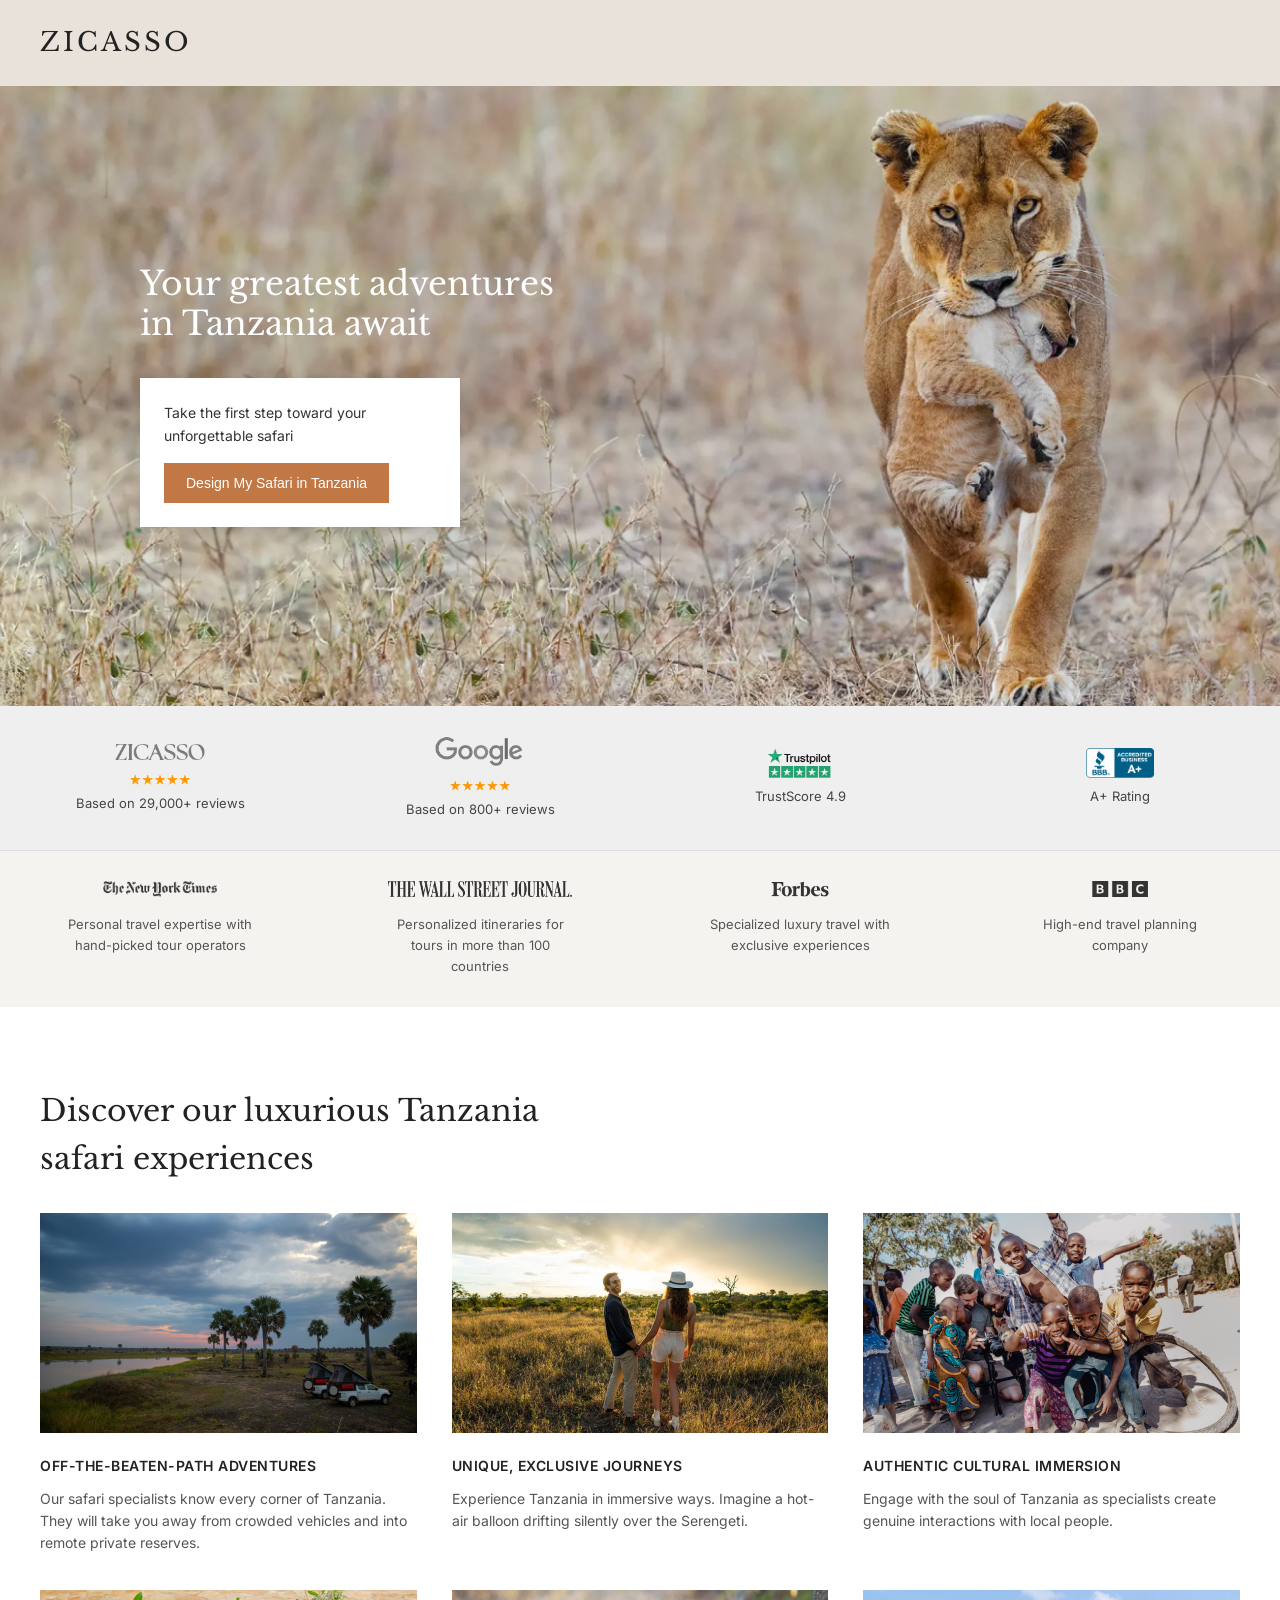
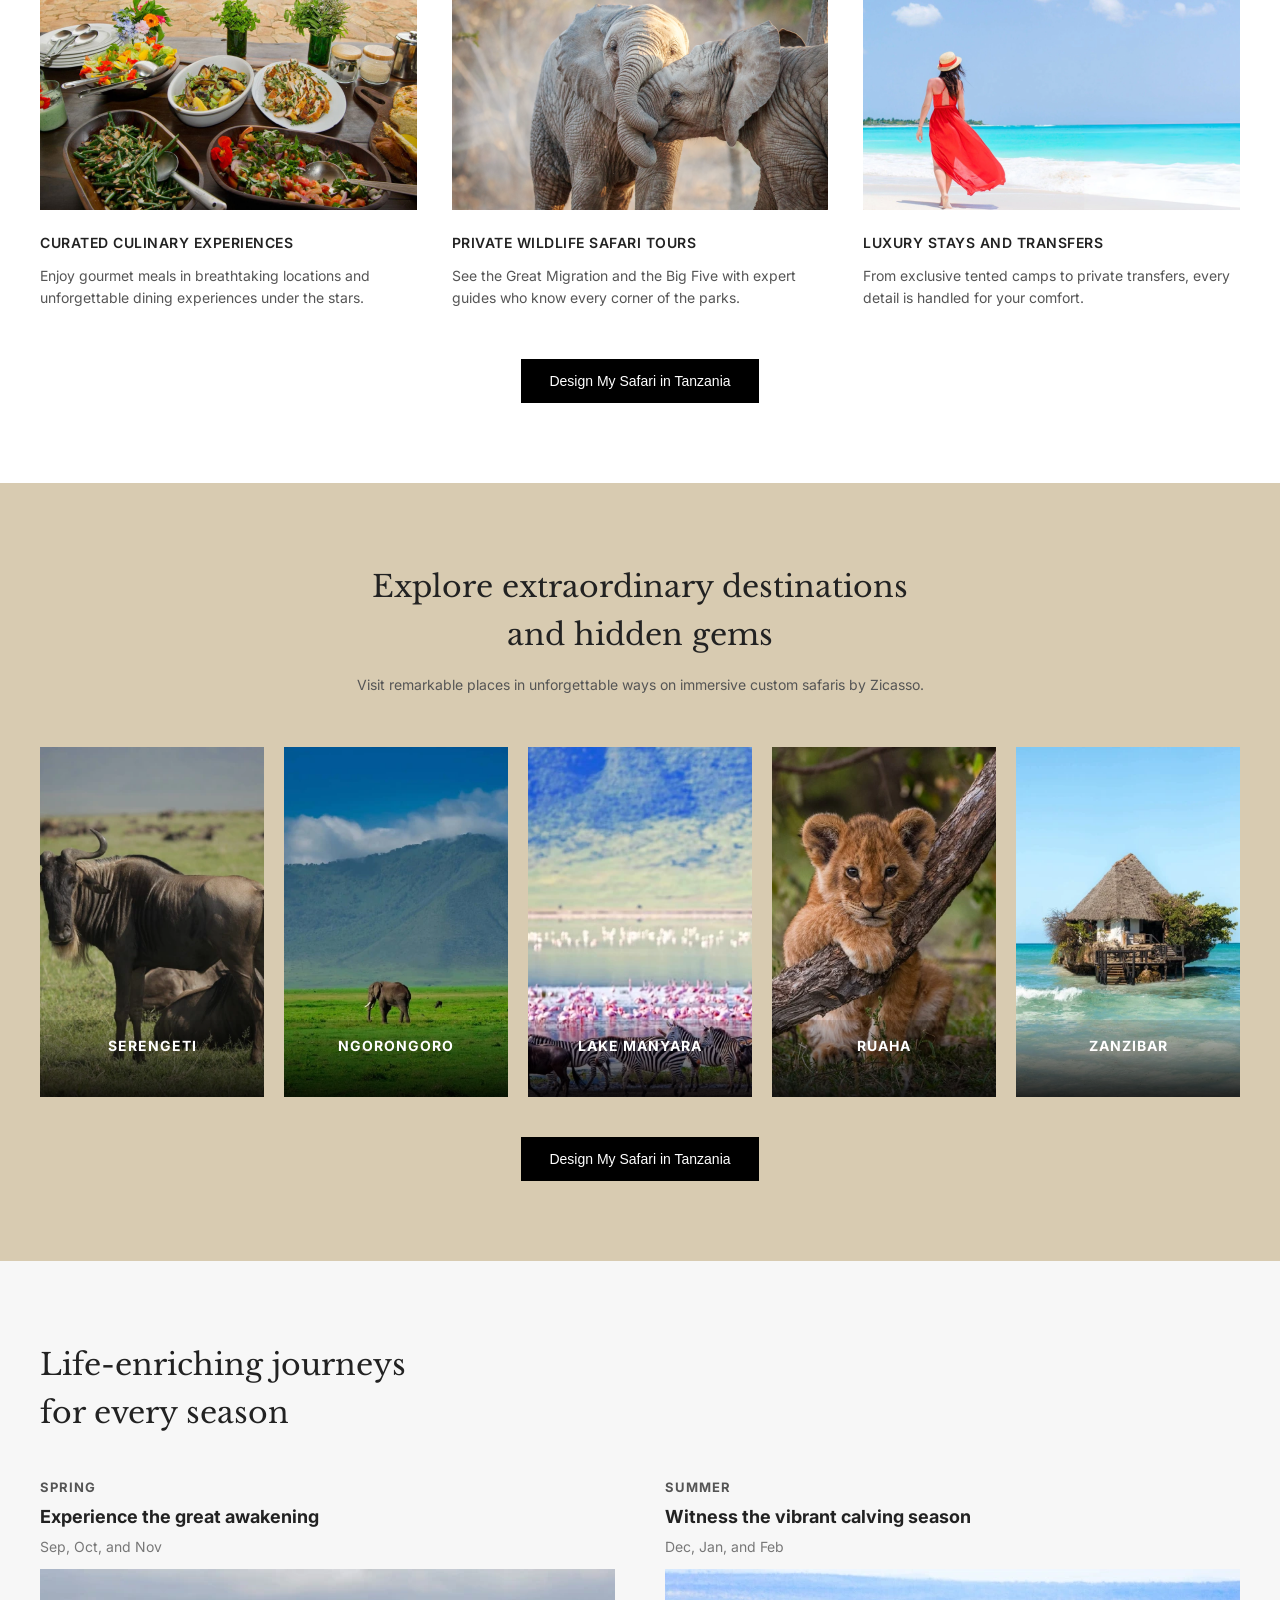
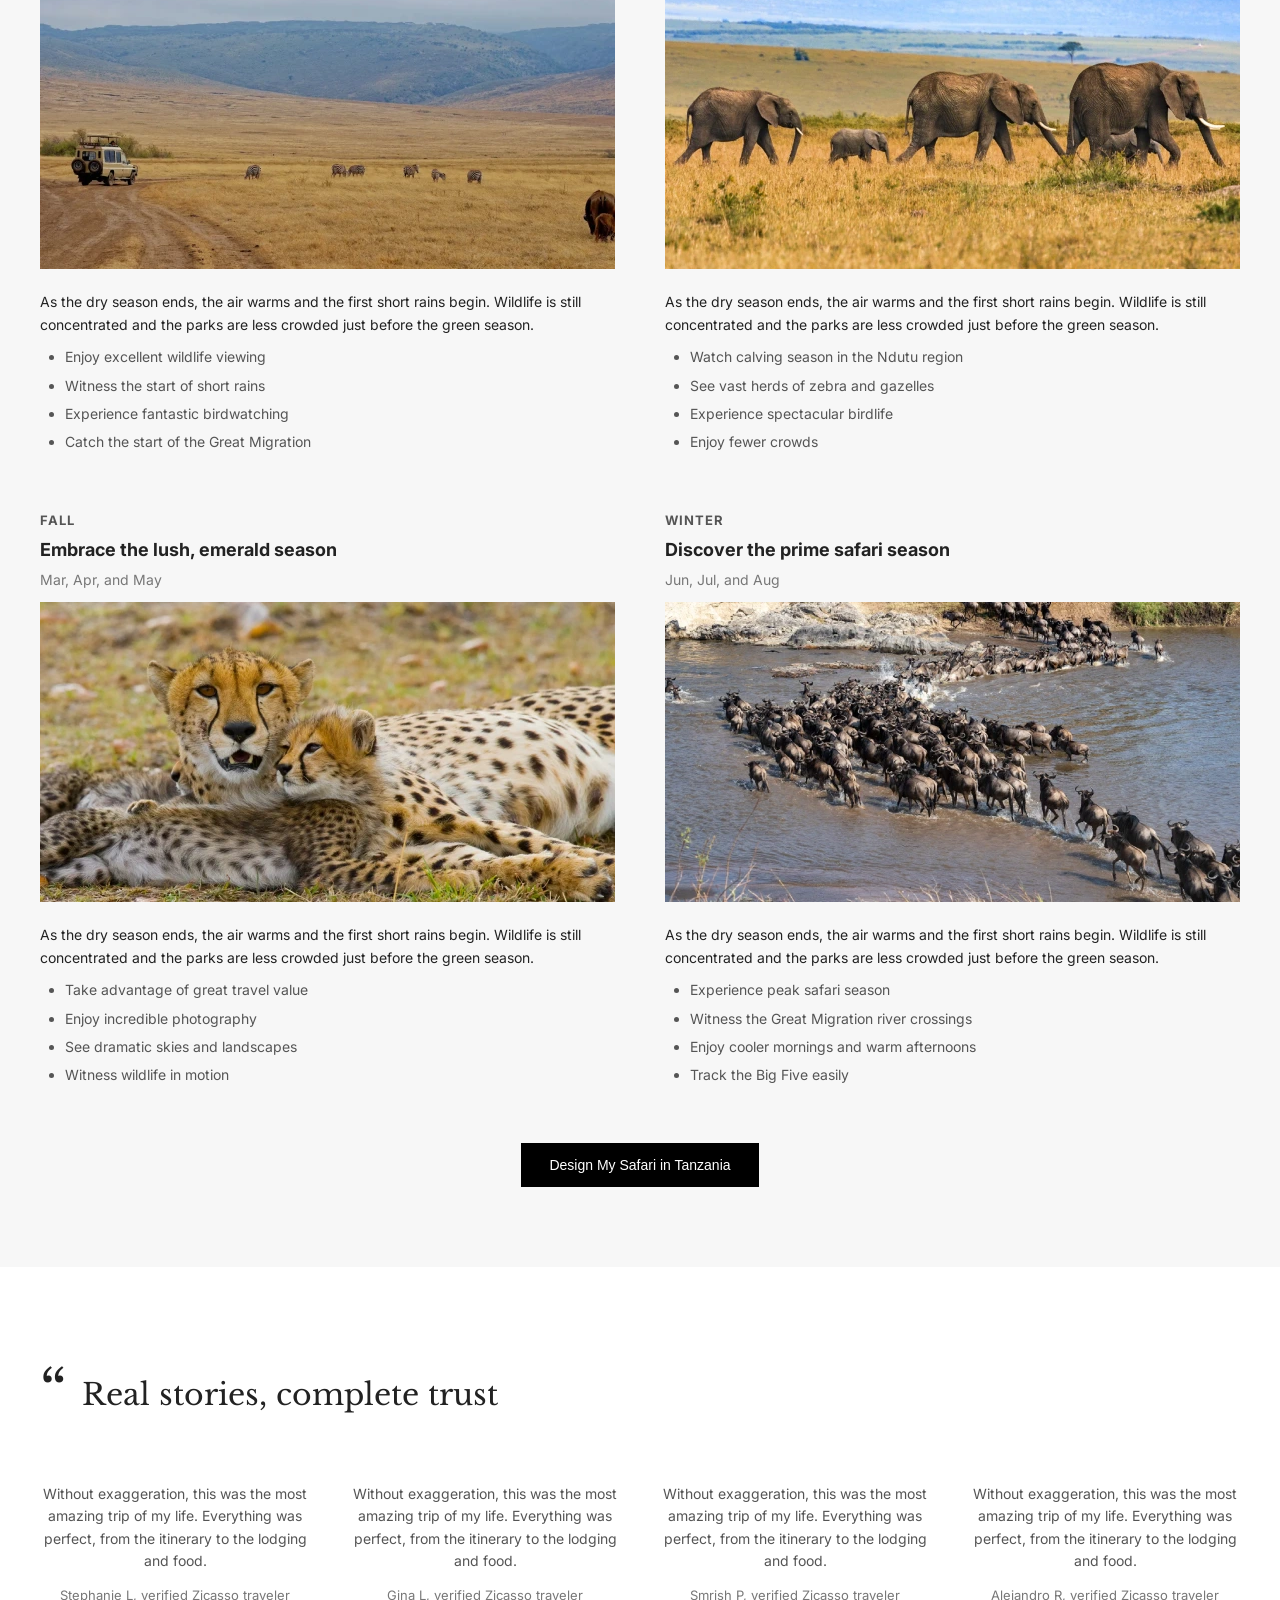
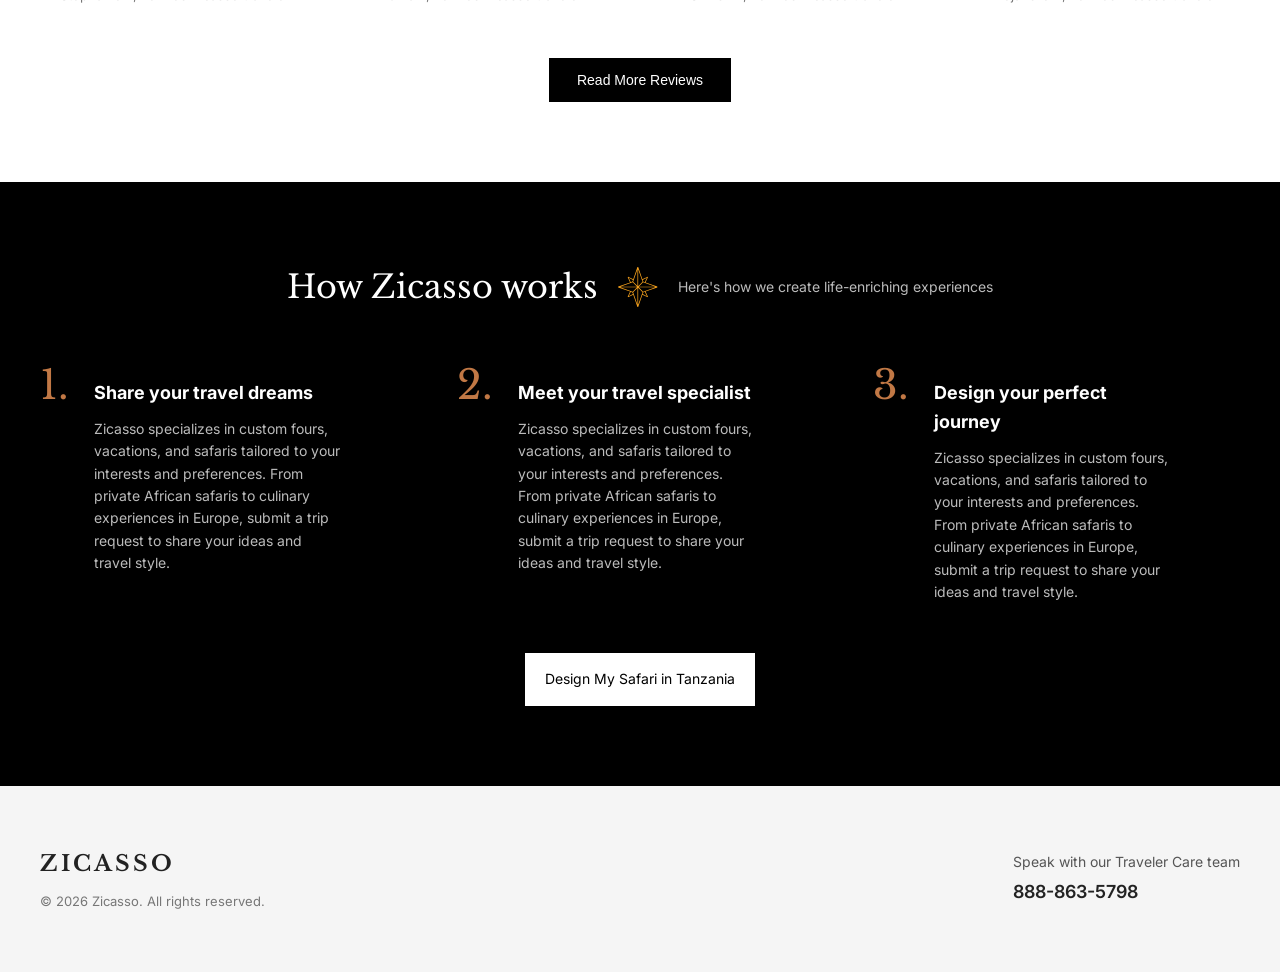
<file: index.html>
<!DOCTYPE html>
<html lang="en">

<head>
<meta charset="UTF-8">
<meta name="viewport" content="width=device-width, initial-scale=1.0">

<title>Zicasso Safari</title>

<link rel="stylesheet" href="style.css">

<!-- Google Font -->
<link href="https://fonts.googleapis.com/css2?family=Libre+Baskerville:wght@400;700&family=Inter:wght@300;400;500;600&display=swap" rel="stylesheet">

</head>

<body>
<div class="page-wrapper">

<!-- HEADER -->

<header class="header">
  <div class="container header-inner">
      <div class="logo">ZICASSO</div>
  </div>
</header>


<section class="hero">

  <div class="container hero-inner">

    <div class="hero-text">

      <h1>
        Your greatest adventures <br>
        in Tanzania await
      </h1>

      <div class="hero-card">

        <p>
          Take the first step toward your unforgettable safari
        </p>
      <a href="#">
        <button class="hero-btn">
          Design My Safari in Tanzania
        </button>
      </a>
      </div>

    </div>

  </div>

</section>
<section class="reviews">

<div class="ratings">

<div class="rating-item">
<img src="images/zicasso.png" class="brand-logo this" alt=""><br>
<img src="images/rating.png" class="rating-stars" alt="">
<p>Based on 29,000+ reviews</p>
</div>

<div class="rating-item">
<img src="images/google.png" class="brand-logo" alt=""><br>
<img src="images/rating.png" class="rating-stars" alt="">
<p>Based on 800+ reviews</p>
</div>

<div class="rating-item">
<img src="images/trusted.png" class="brand-logo" alt="">
<p>TrustScore 4.9</p>
</div>

<div class="rating-item">
<img src="images/bbb.png" class="brand-logo" alt="">
<p>A+ Rating</p>
</div>

</div>


<div class="press">

<div class="press-item">
<img src="images/the-new-york-times.png" alt="">
<p>Personal travel expertise with hand-picked tour operators</p>
</div>

<div class="press-item">
<img src="images/the-wall-street-journal.png" alt="">
<p>Personalized itineraries for tours in more than 100 countries</p>
</div>

<div class="press-item">
<img src="images/forbes.png" alt="">
<p>Specialized luxury travel with exclusive experiences</p>
</div>

<div class="press-item">
<img src="images/bbc.png" alt="">
<p>High-end travel planning company</p>
</div>

</div>

</section>

<section class="experiences">

<div class="container">

<h2 class="experience-title">
Discover our luxurious Tanzania safari experiences
</h2>

<div class="experience-grid">

<div class="experience-card">
<img src="images/adventures-zicasso.webp" alt="">
<h3>OFF-THE-BEATEN-PATH ADVENTURES</h3>
<p>
Our safari specialists know every corner of Tanzania. They will take you
away from crowded vehicles and into remote private reserves.
</p>
</div>

<div class="experience-card">
<img src="images/experience-zicasso.webp" alt="">
<h3>UNIQUE, EXCLUSIVE JOURNEYS</h3>
<p>
Experience Tanzania in immersive ways. Imagine a hot-air balloon drifting
silently over the Serengeti.
</p>
</div>

<div class="experience-card">
<img src="images/culture-zicasso.webp" alt="">
<h3>AUTHENTIC CULTURAL IMMERSION</h3>
<p>
Engage with the soul of Tanzania as specialists create genuine interactions
with local people.
</p>
</div>

<div class="experience-card">
<img src="images/food-zicasso.webp" alt="">
<h3>CURATED CULINARY EXPERIENCES</h3>
<p>
Enjoy gourmet meals in breathtaking locations and unforgettable dining
experiences under the stars.
</p>
</div>

<div class="experience-card">
<img src="images/wildlife-zicasso.webp" alt="">
<h3>PRIVATE WILDLIFE SAFARI TOURS</h3>
<p>
See the Great Migration and the Big Five with expert guides who know every
corner of the parks.
</p>
</div>

<div class="experience-card">
<img src="images/zanzibar-zicasso.webp" alt="">
<h3>LUXURY STAYS AND TRANSFERS</h3>
<p>
From exclusive tented camps to private transfers, every detail is handled
for your comfort.
</p>
</div>

</div>
<a href="#">
<button class="experience-btn">
Design My Safari in Tanzania
</button>
</a>
</div>
</div>

</section>

<section class="destinations">

<div class="container">

<h2 class="destination-title">
Explore extraordinary destinations <br>
and hidden gems
</h2>

<p class="destination-subtitle">
Visit remarkable places in unforgettable ways on immersive custom safaris by Zicasso.
</p>

<div class="destination-grid">

<!-- Serengeti -->
<div class="destination-card">
<img src="images/serengeti.webp" alt="Serengeti">

<div class="destination-content">
<h3>SERENGETI</h3>

<p>
Home to the Great Migration and incredible wildlife viewing across vast plains.
</p>

<a href="#" class="explore-btn">Explore Serengeti</a>
</div>

</div>


<!-- Ngorongoro -->
<div class="destination-card">
<img src="images/ngorongoro.webp" alt="Ngorongoro">

<div class="destination-content">
<h3>NGORONGORO</h3>

<p>
Descend into the world's largest intact volcanic caldera filled with wildlife.
</p>

<a href="#" class="explore-btn">Explore Ngorongoro</a>
</div>

</div>


<!-- Lake Manyara -->
<div class="destination-card">
<img src="images/lake-manyara.webp" alt="Lake Manyara">

<div class="destination-content">
<h3>LAKE MANYARA</h3>

<p>
Famous for flamingos, tree-climbing lions and beautiful lake landscapes.
</p>

<a href="#" class="explore-btn">Explore Lake Manyara</a>
</div>

</div>


<!-- Ruaha -->
<div class="destination-card">
<img src="images/ruaha.webp" alt="Ruaha">

<div class="destination-content">
<h3>RUAHA</h3>

<p>
One of Tanzania’s hidden safari gems with incredible wildlife diversity.
</p>

<a href="#" class="explore-btn">Explore Ruaha</a>
</div>

</div>


<!-- Zanzibar -->
<div class="destination-card">
<img src="images/zanzibar.webp" alt="Zanzibar">

<div class="destination-content">
<h3>ZANZIBAR</h3>

<p>
Relax on beautiful beaches and explore the cultural heritage of the island.
</p>

<a href="#" class="explore-btn">Explore Zanzibar</a>
</div>

</div>

</div>

<a href="#">
<button class="destination-btn">
Design My Safari in Tanzania
</button>
</a>

</div>

</section>

<section class="seasons">

<div class="container">

<h2 class="season-title">
Life-enriching journeys <br>
for every season
</h2>

<div class="season-grid">

<!-- SPRING -->
<div class="season-card">

<h4>SPRING</h4>
<h3>Experience the great awakening</h3>
<p class="season-months">Sep, Oct, and Nov</p>

<img src="images/spring.webp" alt="">
<p>As the dry season ends, the air warms and the first short rains begin. Wildlife is still concentrated and the parks are less crowded just before the green season.</p>
<ul>
<li>Enjoy excellent wildlife viewing</li>
<li>Witness the start of short rains</li>
<li>Experience fantastic birdwatching</li>
<li>Catch the start of the Great Migration</li>
</ul>

</div>


<!-- SUMMER -->
<div class="season-card">

<h4>SUMMER</h4>
<h3>Witness the vibrant calving season</h3>
<p class="season-months">Dec, Jan, and Feb</p>

<img src="images/summer.webp" alt="">
<p>As the dry season ends, the air warms and the first short rains begin. Wildlife is still concentrated and the parks are less crowded just before the green season.</p>
<ul>
<li>Watch calving season in the Ndutu region</li>
<li>See vast herds of zebra and gazelles</li>
<li>Experience spectacular birdlife</li>
<li>Enjoy fewer crowds</li>
</ul>

</div>


<!-- FALL -->
<div class="season-card">

<h4>FALL</h4>
<h3>Embrace the lush, emerald season</h3>
<p class="season-months">Mar, Apr, and May</p>

<img src="images/fall.webp" alt="">
<p>As the dry season ends, the air warms and the first short rains begin. Wildlife is still concentrated and the parks are less crowded just before the green season.</p>
<ul>
<li>Take advantage of great travel value</li>
<li>Enjoy incredible photography</li>
<li>See dramatic skies and landscapes</li>
<li>Witness wildlife in motion</li>
</ul>

</div>


<!-- WINTER -->
<div class="season-card">

<h4>WINTER</h4>
<h3>Discover the prime safari season</h3>
<p class="season-months">Jun, Jul, and Aug</p>

<img src="images/winter.webp" alt="">
<p>As the dry season ends, the air warms and the first short rains begin. Wildlife is still concentrated and the parks are less crowded just before the green season.</p>
<ul>
<li>Experience peak safari season</li>
<li>Witness the Great Migration river crossings</li>
<li>Enjoy cooler mornings and warm afternoons</li>
<li>Track the Big Five easily</li>
</ul>

</div>

</div>
<a href="#">
<button class="experience-btn">
Design My Safari in Tanzania
</button>
</a>
</div>

</section>
<section class="testimonials">

<div class="container">

<h2 class="testimonial-title">
    <span class="quote-icon">“</span>
Real stories, complete trust
</h2>

<div class="testimonial-grid">

<div class="testimonial">
<p>
Without exaggeration, this was the most amazing trip of my life.
Everything was perfect, from the itinerary to the lodging and food.
</p>
<span>Stephanie L, verified Zicasso traveler</span>
</div>

<div class="testimonial">
<p>
Without exaggeration, this was the most amazing trip of my life. Everything was perfect, from the itinerary to the lodging and food.
</p>
<span>Gina L, verified Zicasso traveler</span>
</div>

<div class="testimonial">
<p>
Without exaggeration, this was the most amazing trip of my life. Everything was perfect, from the itinerary to the lodging and food.
</p>
<span>Smrish P, verified Zicasso traveler</span>
</div>

<div class="testimonial">
<p>
Without exaggeration, this was the most amazing trip of my life. Everything was perfect, from the itinerary to the lodging and food.
</p>
<span>Alejandro R, verified Zicasso traveler</span>
</div>

</div>
<a href="#">
<button class="review-btn">
Read More Reviews
</button>
</a>
</div>

</section>
<section class="how">

<div class="container">

<div class="how-header">

<h2>How Zicasso works</h2>

<!-- SVG star -->
<svg class="home-module--home__experience-star--c9e35" aria-hidden="true" width="40" height="40" viewBox="0 0 40 40" fill="none">
                    <g clip-path="url(#clip0_2658_3056)">
                        <path d="M39.2784 19.5174L27.5204 15.3809L29.8222 10.5729C29.9158 10.378 29.8765 10.1435 29.7248 9.9903C29.5731 9.83709 29.3408 9.79737 29.1479 9.89194L24.387 12.2165L20.2892 0.342105C20.218 0.134047 20.0307 -0.000244141 19.8116 -0.000244141C19.5924 -0.000244141 19.4052 0.13783 19.334 0.342105L15.238 12.2165L10.4771 9.89194C10.2842 9.79737 10.0519 9.83709 9.90024 9.9903C9.74854 10.1435 9.70921 10.378 9.80285 10.5729L12.1046 15.3809L0.348514 19.5174C0.142497 19.5893 0.00952148 19.7785 0.00952148 19.9998C0.00952148 20.2173 0.146242 20.4102 0.348514 20.4821L12.1065 24.6186L9.8066 29.4266C9.71296 29.6215 9.75229 29.856 9.90399 30.0092C10.0014 30.1076 10.1306 30.1586 10.2617 30.1586C10.3366 30.1586 10.4115 30.1416 10.4808 30.1076L15.2417 27.7849L19.3377 39.6593C19.4089 39.8636 19.5999 40.0016 19.8153 40.0016C20.0326 40.0016 20.2199 39.8674 20.2929 39.6593L24.3889 27.7849L29.1498 30.1076C29.221 30.1416 29.2978 30.1586 29.3708 30.1586C29.5 30.1586 29.6274 30.1076 29.7266 30.0073C29.8802 29.8522 29.9195 29.6234 29.824 29.4248L27.5241 24.6167L39.2821 20.4802C39.4844 20.4083 39.6211 20.2154 39.6211 19.9979C39.6211 19.7803 39.4844 19.5874 39.2821 19.5174H39.2784ZM25.1437 24.7L25.08 24.7227L20.7555 20.3553H37.4935L25.1418 24.7H25.1437ZM14.6855 24.7718L2.12963 20.3553H19.0568L14.6836 24.7718H14.6855ZM14.6855 15.2277L19.0587 19.6442H2.1315L14.6855 15.2277ZM20.7574 19.6442L25.0819 15.2768L37.4954 19.6442H20.7574ZM24.6193 12.8918L28.9382 10.7828L26.8499 15.1444L25.1943 14.5619L24.6174 12.8899L24.6193 12.8918ZM24.5387 14.821L20.1655 19.2375V2.14275L24.5387 14.821ZM19.4613 2.14275V19.0465L15.1368 14.6792L19.4613 2.14275ZM12.777 15.1463L10.6887 10.7847L15.0076 12.8936L14.4308 14.5657L12.777 15.1482V15.1463ZM15.0076 27.1059L10.6887 29.2129L12.7751 24.8513L14.4308 25.4338L15.0076 27.1059ZM15.1368 25.3204L19.4613 20.953V37.8568L15.1368 25.3185V25.3204ZM20.1655 37.8568V20.762L24.5387 25.1785L20.1655 37.8568ZM26.8499 24.8532L28.9363 29.2148L24.6174 27.1078L25.1943 25.4357L26.8499 24.8532Z" fill="#faa41d"></path>
                    </g>
                    <defs>
                        <clipPath id="clip0_2658_3056">
                            <rect width="39.6078" height="40" fill="white" transform="translate(0.00952148 -0.000244141)"></rect>
                        </clipPath>
                    </defs>
                </svg>

<p class="how-subtitle">
Here's how we create life-enriching experiences
</p>

</div>


<div class="how-grid">

<div class="step">
<div class="number-step"><span class="number">1.</span></div>
<div class="number-cont">
<h3>Share your travel dreams</h3>
<p>Zicasso specializes in custom fours, vacations, and safaris tailored to your interests and preferences. From private African safaris to culinary experiences in Europe, submit a trip request to share your ideas and travel style.</p>
</div>

</div>


<div class="step">
<div class="number-step"><span class="number">2.</span></div>
<div class="number-cont">
<h3>Meet your travel specialist</h3>
<p>Zicasso specializes in custom fours, vacations, and safaris tailored to your interests and preferences. From private African safaris to culinary experiences in Europe, submit a trip request to share your ideas and travel style.</p>
</div>
</div>

<div class="step">
<div class="number-step"><span class="number">3.</span></div>
<div class="number-cont">
<h3>Design your perfect journey</h3>
<p>Zicasso specializes in custom fours, vacations, and safaris tailored to your interests and preferences. From private African safaris to culinary experiences in Europe, submit a trip request to share your ideas and travel style.</p>
</div>
</div>
</div>


<a href="#" class="how-btn">
Design My Safari in Tanzania
</a>

</div>

</section>

<footer class="footer">

<div class="container footer-grid">

<div class="footer-left">
<h3 class="footer-logo">ZICASSO</h3>
<p class="copyright">
© 2026 Zicasso. All rights reserved.
</p>
</div>


<div class="footer-right">

<p class="footer-text">
Speak with our Traveler Care team
</p>

<p class="footer-phone">
888-863-5798
</p>

</div>

</div>

</footer>
</div>
</body>
</file>
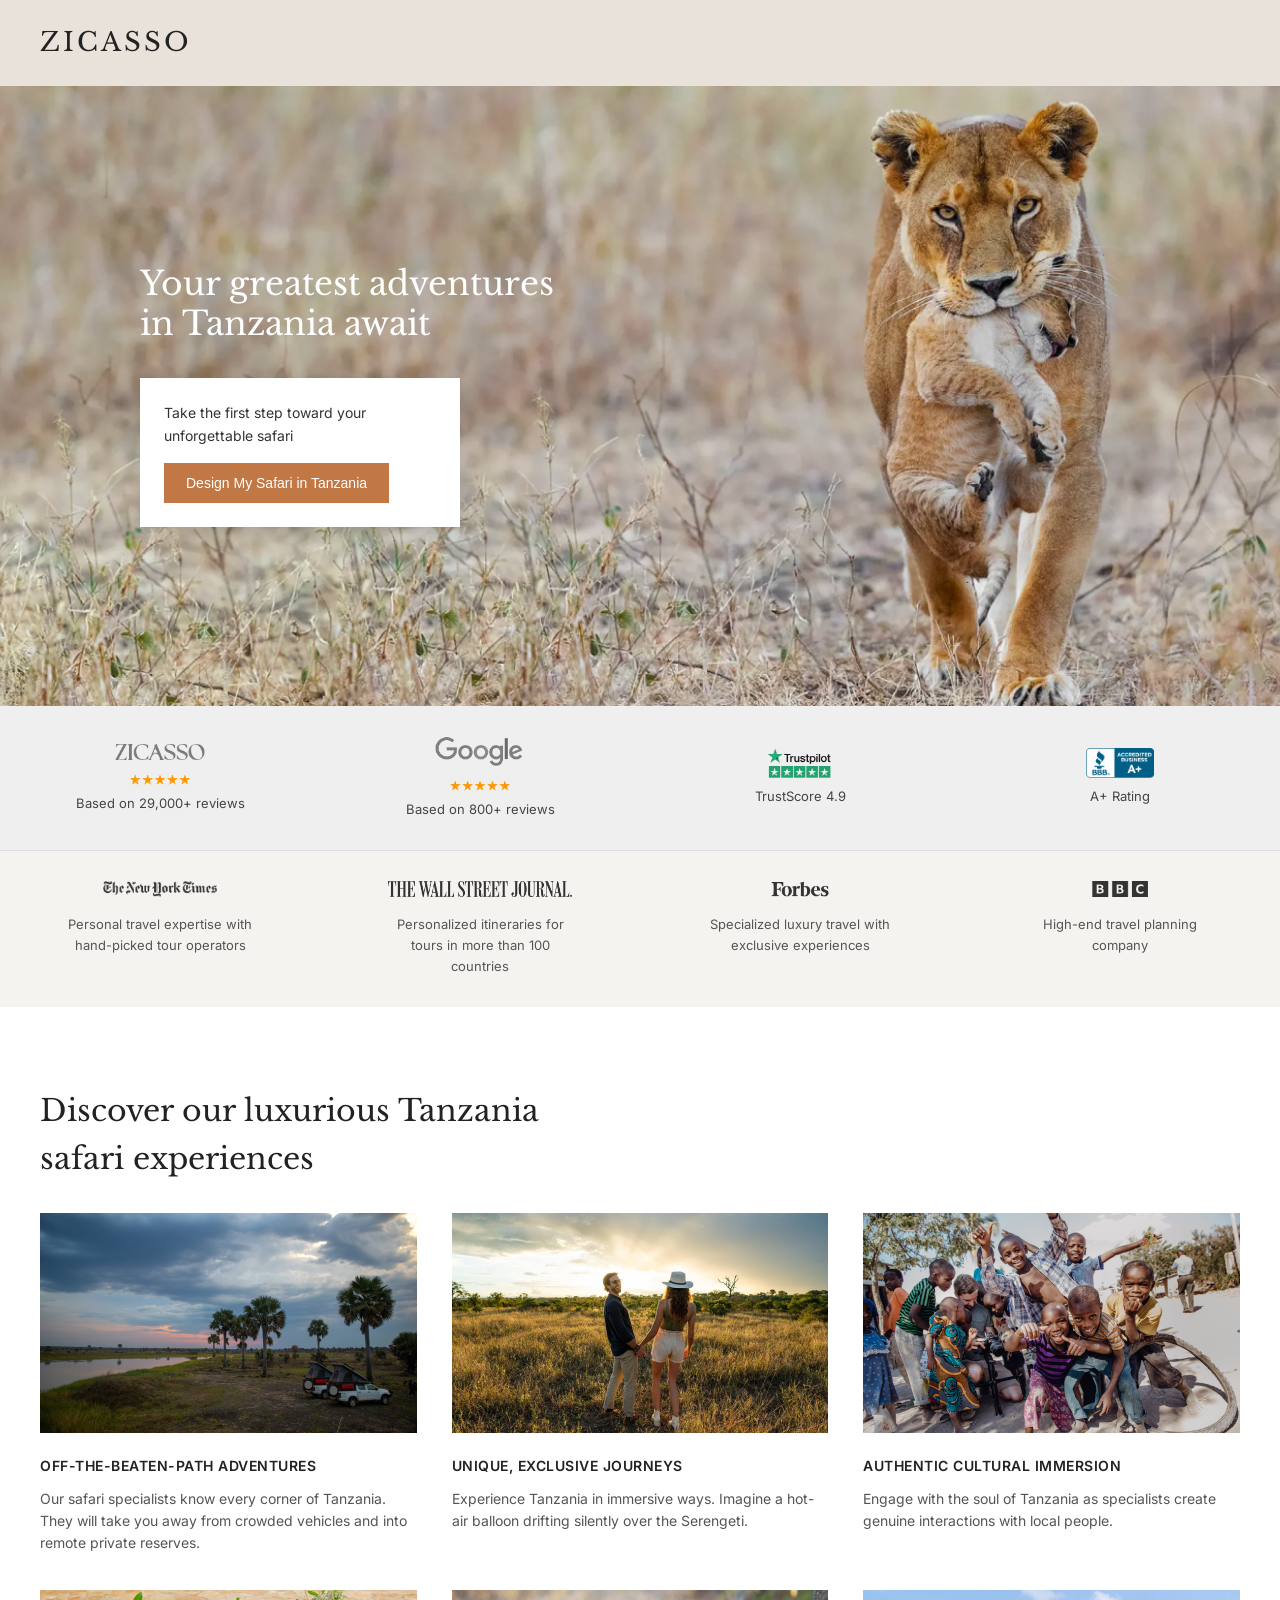
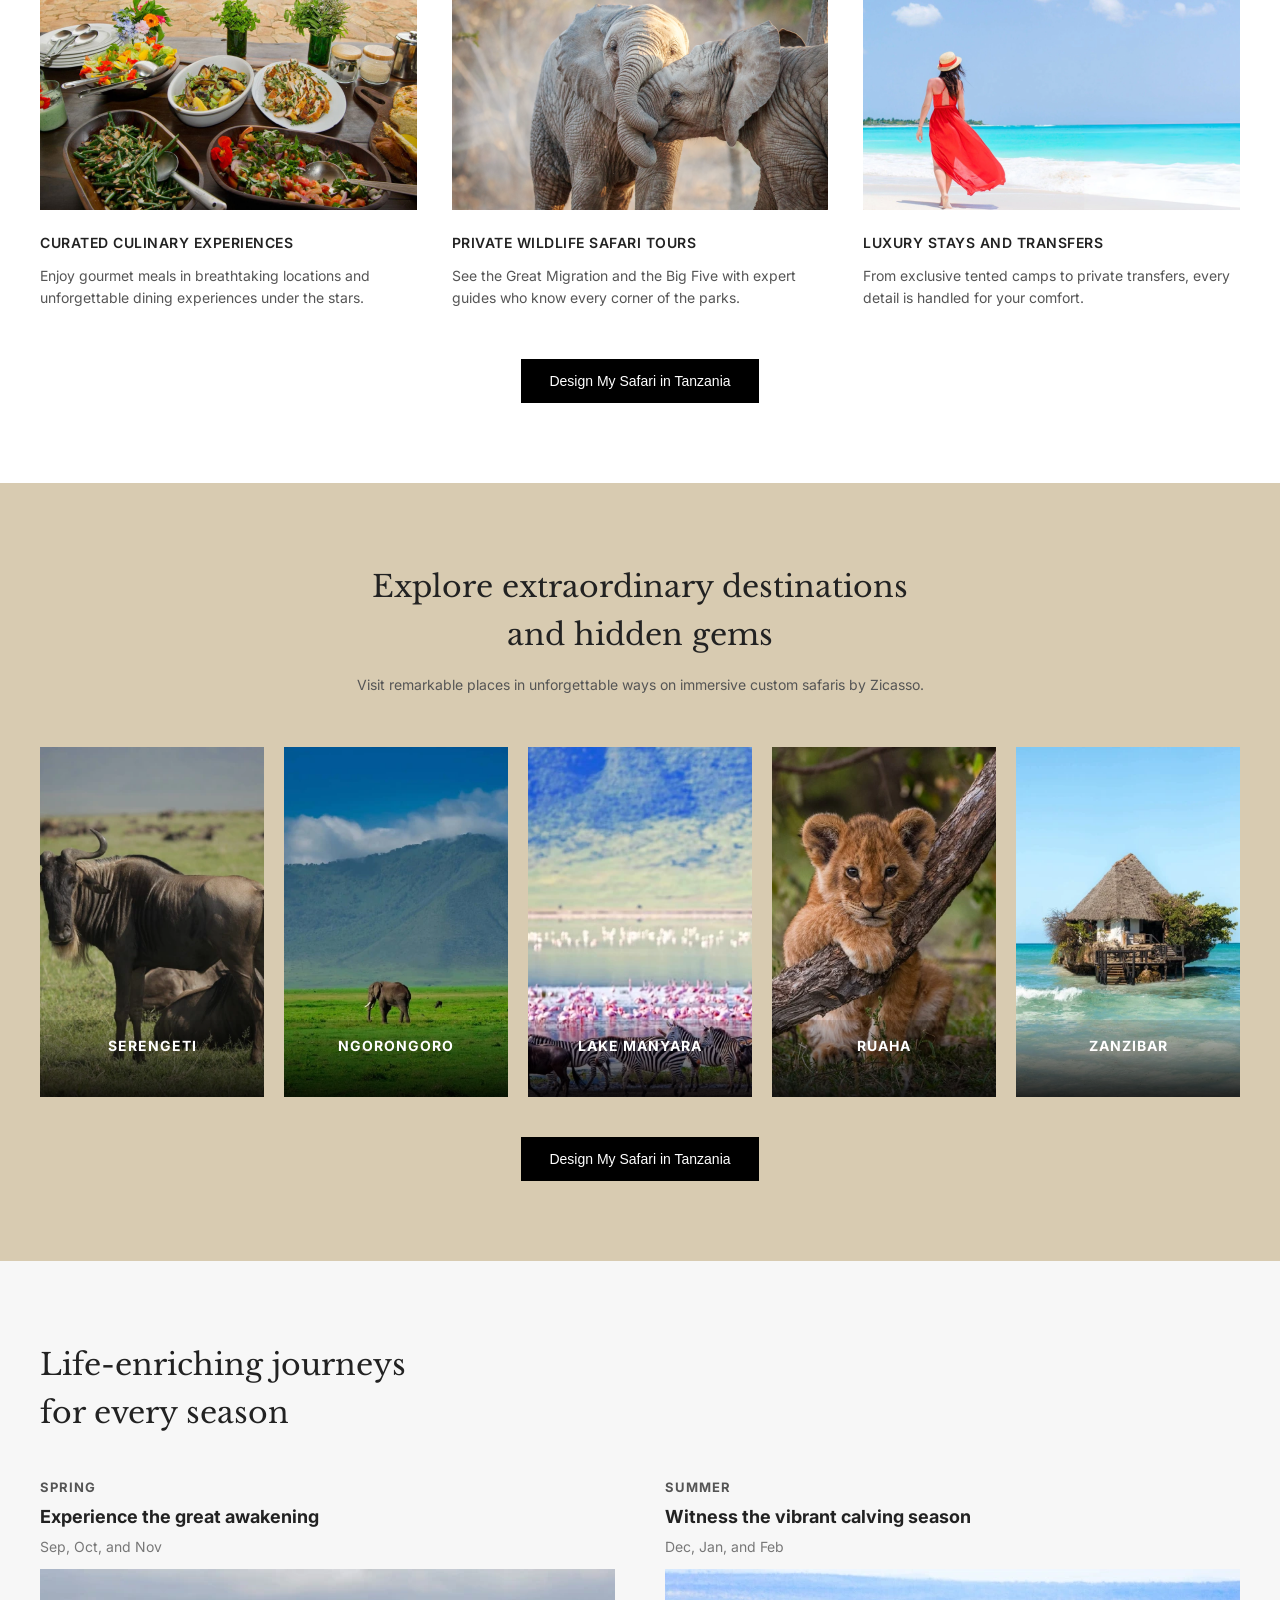
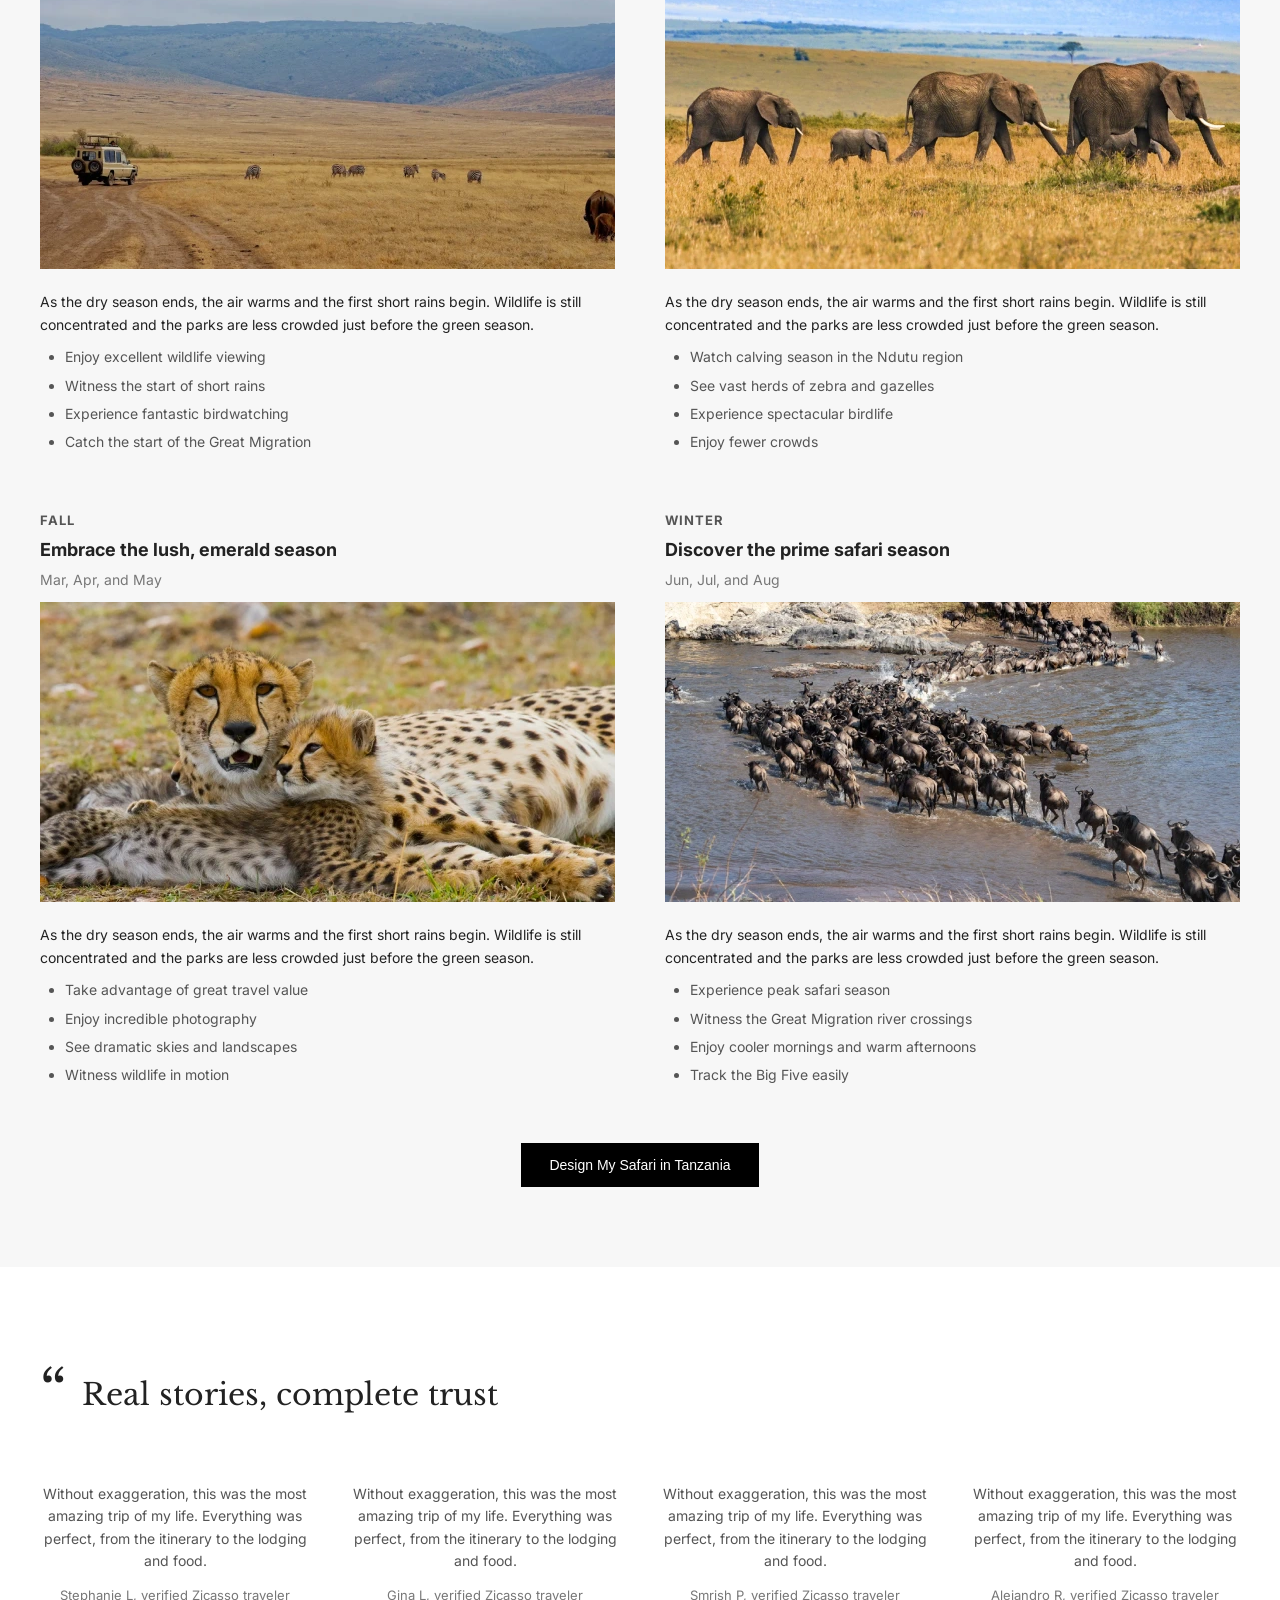
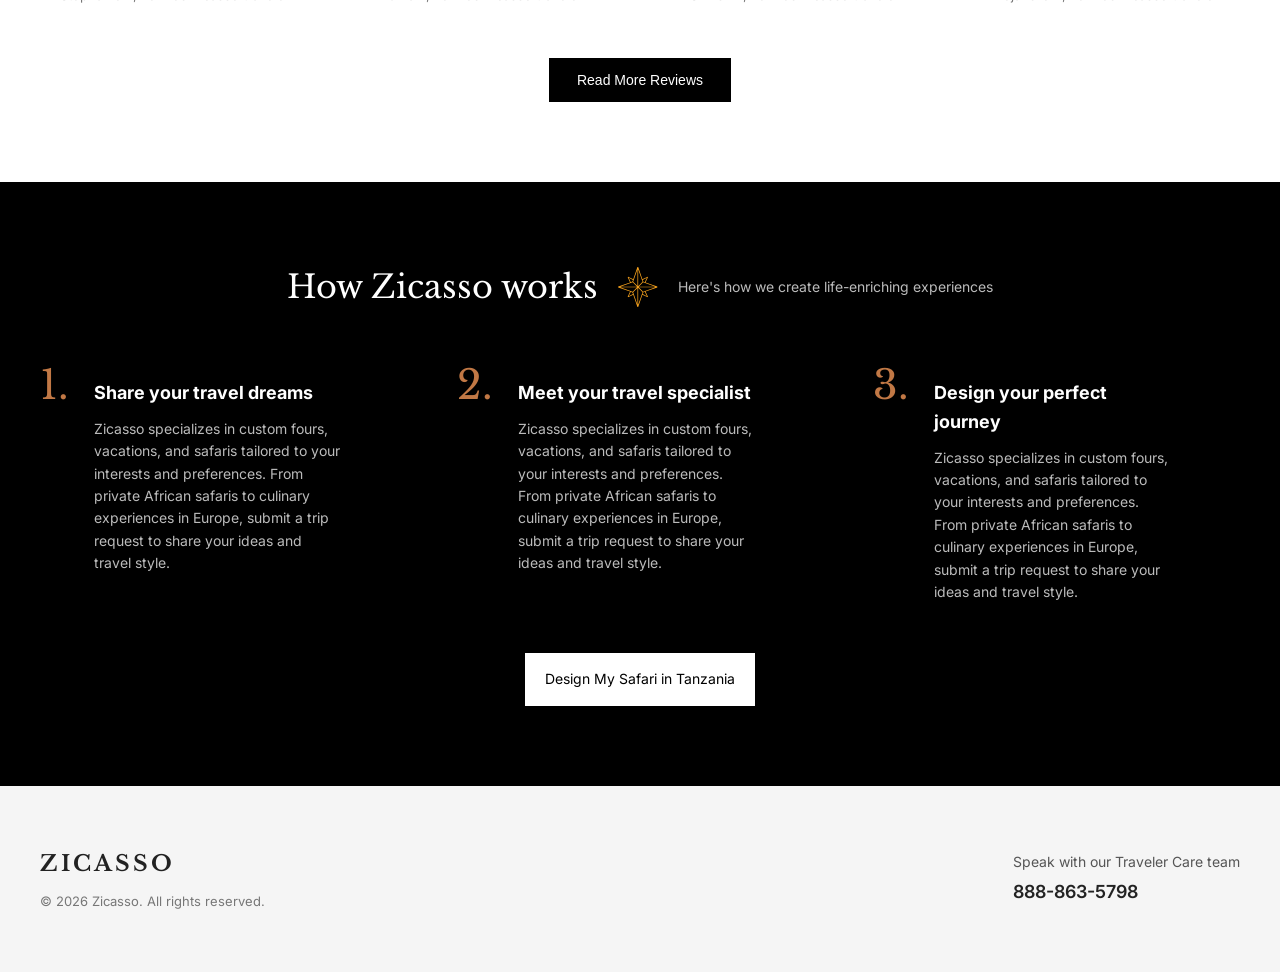
<file: Design-Challenge/index.html>
<!DOCTYPE html>
<html lang="en">

<head>
<meta charset="UTF-8">
<meta name="viewport" content="width=device-width, initial-scale=1.0">

<title>Zicasso Safari</title>

<link rel="stylesheet" href="style.css">

<!-- Google Font -->
<link href="https://fonts.googleapis.com/css2?family=Libre+Baskerville:wght@400;700&family=Inter:wght@300;400;500;600&display=swap" rel="stylesheet">

</head>

<body>
<div class="page-wrapper">

<!-- HEADER -->

<header class="header">
  <div class="container header-inner">
      <div class="logo">ZICASSO</div>
  </div>
</header>


<section class="hero">

  <div class="container hero-inner">

    <div class="hero-text">

      <h1>
        Your greatest adventures <br>
        in Tanzania await
      </h1>

      <div class="hero-card">

        <p>
          Take the first step toward your unforgettable safari
        </p>
      <a href="#">
        <button class="hero-btn">
          Design My Safari in Tanzania
        </button>
      </a>
      </div>

    </div>

  </div>

</section>
<section class="reviews">

<div class="ratings">

<div class="rating-item">
<img src="images/zicasso.png" class="brand-logo this" alt=""><br>
<img src="images/rating.png" class="rating-stars" alt="">
<p>Based on 29,000+ reviews</p>
</div>

<div class="rating-item">
<img src="images/google.png" class="brand-logo" alt=""><br>
<img src="images/rating.png" class="rating-stars" alt="">
<p>Based on 800+ reviews</p>
</div>

<div class="rating-item">
<img src="images/trusted.png" class="brand-logo" alt="">
<p>TrustScore 4.9</p>
</div>

<div class="rating-item">
<img src="images/bbb.png" class="brand-logo" alt="">
<p>A+ Rating</p>
</div>

</div>


<div class="press">

<div class="press-item">
<img src="images/the-new-york-times.png" alt="">
<p>Personal travel expertise with hand-picked tour operators</p>
</div>

<div class="press-item">
<img src="images/the-wall-street-journal.png" alt="">
<p>Personalized itineraries for tours in more than 100 countries</p>
</div>

<div class="press-item">
<img src="images/forbes.png" alt="">
<p>Specialized luxury travel with exclusive experiences</p>
</div>

<div class="press-item">
<img src="images/bbc.png" alt="">
<p>High-end travel planning company</p>
</div>

</div>

</section>

<section class="experiences">

<div class="container">

<h2 class="experience-title">
Discover our luxurious Tanzania safari experiences
</h2>

<div class="experience-grid">

<div class="experience-card">
<img src="images/adventures-zicasso.webp" alt="">
<h3>OFF-THE-BEATEN-PATH ADVENTURES</h3>
<p>
Our safari specialists know every corner of Tanzania. They will take you
away from crowded vehicles and into remote private reserves.
</p>
</div>

<div class="experience-card">
<img src="images/experience-zicasso.webp" alt="">
<h3>UNIQUE, EXCLUSIVE JOURNEYS</h3>
<p>
Experience Tanzania in immersive ways. Imagine a hot-air balloon drifting
silently over the Serengeti.
</p>
</div>

<div class="experience-card">
<img src="images/culture-zicasso.webp" alt="">
<h3>AUTHENTIC CULTURAL IMMERSION</h3>
<p>
Engage with the soul of Tanzania as specialists create genuine interactions
with local people.
</p>
</div>

<div class="experience-card">
<img src="images/food-zicasso.webp" alt="">
<h3>CURATED CULINARY EXPERIENCES</h3>
<p>
Enjoy gourmet meals in breathtaking locations and unforgettable dining
experiences under the stars.
</p>
</div>

<div class="experience-card">
<img src="images/wildlife-zicasso.webp" alt="">
<h3>PRIVATE WILDLIFE SAFARI TOURS</h3>
<p>
See the Great Migration and the Big Five with expert guides who know every
corner of the parks.
</p>
</div>

<div class="experience-card">
<img src="images/zanzibar-zicasso.webp" alt="">
<h3>LUXURY STAYS AND TRANSFERS</h3>
<p>
From exclusive tented camps to private transfers, every detail is handled
for your comfort.
</p>
</div>

</div>
<a href="#">
<button class="experience-btn">
Design My Safari in Tanzania
</button>
</a>
</div>
</div>

</section>

<section class="destinations">

<div class="container">

<h2 class="destination-title">
Explore extraordinary destinations <br>
and hidden gems
</h2>

<p class="destination-subtitle">
Visit remarkable places in unforgettable ways on immersive custom safaris by Zicasso.
</p>

<div class="destination-grid">

<!-- Serengeti -->
<div class="destination-card">
<img src="images/serengeti.webp" alt="Serengeti">

<div class="destination-content">
<h3>SERENGETI</h3>

<p>
Home to the Great Migration and incredible wildlife viewing across vast plains.
</p>

<a href="#" class="explore-btn">Explore Serengeti</a>
</div>

</div>


<!-- Ngorongoro -->
<div class="destination-card">
<img src="images/ngorongoro.webp" alt="Ngorongoro">

<div class="destination-content">
<h3>NGORONGORO</h3>

<p>
Descend into the world's largest intact volcanic caldera filled with wildlife.
</p>

<a href="#" class="explore-btn">Explore Ngorongoro</a>
</div>

</div>


<!-- Lake Manyara -->
<div class="destination-card">
<img src="images/lake-manyara.webp" alt="Lake Manyara">

<div class="destination-content">
<h3>LAKE MANYARA</h3>

<p>
Famous for flamingos, tree-climbing lions and beautiful lake landscapes.
</p>

<a href="#" class="explore-btn">Explore Lake Manyara</a>
</div>

</div>


<!-- Ruaha -->
<div class="destination-card">
<img src="images/ruaha.webp" alt="Ruaha">

<div class="destination-content">
<h3>RUAHA</h3>

<p>
One of Tanzania’s hidden safari gems with incredible wildlife diversity.
</p>

<a href="#" class="explore-btn">Explore Ruaha</a>
</div>

</div>


<!-- Zanzibar -->
<div class="destination-card">
<img src="images/zanzibar.webp" alt="Zanzibar">

<div class="destination-content">
<h3>ZANZIBAR</h3>

<p>
Relax on beautiful beaches and explore the cultural heritage of the island.
</p>

<a href="#" class="explore-btn">Explore Zanzibar</a>
</div>

</div>

</div>

<a href="#">
<button class="destination-btn">
Design My Safari in Tanzania
</button>
</a>

</div>

</section>

<section class="seasons">

<div class="container">

<h2 class="season-title">
Life-enriching journeys <br>
for every season
</h2>

<div class="season-grid">

<!-- SPRING -->
<div class="season-card">

<h4>SPRING</h4>
<h3>Experience the great awakening</h3>
<p class="season-months">Sep, Oct, and Nov</p>

<img src="images/spring.webp" alt="">
<p>As the dry season ends, the air warms and the first short rains begin. Wildlife is still concentrated and the parks are less crowded just before the green season.</p>
<ul>
<li>Enjoy excellent wildlife viewing</li>
<li>Witness the start of short rains</li>
<li>Experience fantastic birdwatching</li>
<li>Catch the start of the Great Migration</li>
</ul>

</div>


<!-- SUMMER -->
<div class="season-card">

<h4>SUMMER</h4>
<h3>Witness the vibrant calving season</h3>
<p class="season-months">Dec, Jan, and Feb</p>

<img src="images/summer.webp" alt="">
<p>As the dry season ends, the air warms and the first short rains begin. Wildlife is still concentrated and the parks are less crowded just before the green season.</p>
<ul>
<li>Watch calving season in the Ndutu region</li>
<li>See vast herds of zebra and gazelles</li>
<li>Experience spectacular birdlife</li>
<li>Enjoy fewer crowds</li>
</ul>

</div>


<!-- FALL -->
<div class="season-card">

<h4>FALL</h4>
<h3>Embrace the lush, emerald season</h3>
<p class="season-months">Mar, Apr, and May</p>

<img src="images/fall.webp" alt="">
<p>As the dry season ends, the air warms and the first short rains begin. Wildlife is still concentrated and the parks are less crowded just before the green season.</p>
<ul>
<li>Take advantage of great travel value</li>
<li>Enjoy incredible photography</li>
<li>See dramatic skies and landscapes</li>
<li>Witness wildlife in motion</li>
</ul>

</div>


<!-- WINTER -->
<div class="season-card">

<h4>WINTER</h4>
<h3>Discover the prime safari season</h3>
<p class="season-months">Jun, Jul, and Aug</p>

<img src="images/winter.webp" alt="">
<p>As the dry season ends, the air warms and the first short rains begin. Wildlife is still concentrated and the parks are less crowded just before the green season.</p>
<ul>
<li>Experience peak safari season</li>
<li>Witness the Great Migration river crossings</li>
<li>Enjoy cooler mornings and warm afternoons</li>
<li>Track the Big Five easily</li>
</ul>

</div>

</div>
<a href="#">
<button class="experience-btn">
Design My Safari in Tanzania
</button>
</a>
</div>

</section>
<section class="testimonials">

<div class="container">

<h2 class="testimonial-title">
    <span class="quote-icon">“</span>
Real stories, complete trust
</h2>

<div class="testimonial-grid">

<div class="testimonial">
<p>
Without exaggeration, this was the most amazing trip of my life.
Everything was perfect, from the itinerary to the lodging and food.
</p>
<span>Stephanie L, verified Zicasso traveler</span>
</div>

<div class="testimonial">
<p>
Without exaggeration, this was the most amazing trip of my life. Everything was perfect, from the itinerary to the lodging and food.
</p>
<span>Gina L, verified Zicasso traveler</span>
</div>

<div class="testimonial">
<p>
Without exaggeration, this was the most amazing trip of my life. Everything was perfect, from the itinerary to the lodging and food.
</p>
<span>Smrish P, verified Zicasso traveler</span>
</div>

<div class="testimonial">
<p>
Without exaggeration, this was the most amazing trip of my life. Everything was perfect, from the itinerary to the lodging and food.
</p>
<span>Alejandro R, verified Zicasso traveler</span>
</div>

</div>
<a href="#">
<button class="review-btn">
Read More Reviews
</button>
</a>
</div>

</section>
<section class="how">

<div class="container">

<div class="how-header">

<h2>How Zicasso works</h2>

<!-- SVG star -->
<svg class="home-module--home__experience-star--c9e35" aria-hidden="true" width="40" height="40" viewBox="0 0 40 40" fill="none">
                    <g clip-path="url(#clip0_2658_3056)">
                        <path d="M39.2784 19.5174L27.5204 15.3809L29.8222 10.5729C29.9158 10.378 29.8765 10.1435 29.7248 9.9903C29.5731 9.83709 29.3408 9.79737 29.1479 9.89194L24.387 12.2165L20.2892 0.342105C20.218 0.134047 20.0307 -0.000244141 19.8116 -0.000244141C19.5924 -0.000244141 19.4052 0.13783 19.334 0.342105L15.238 12.2165L10.4771 9.89194C10.2842 9.79737 10.0519 9.83709 9.90024 9.9903C9.74854 10.1435 9.70921 10.378 9.80285 10.5729L12.1046 15.3809L0.348514 19.5174C0.142497 19.5893 0.00952148 19.7785 0.00952148 19.9998C0.00952148 20.2173 0.146242 20.4102 0.348514 20.4821L12.1065 24.6186L9.8066 29.4266C9.71296 29.6215 9.75229 29.856 9.90399 30.0092C10.0014 30.1076 10.1306 30.1586 10.2617 30.1586C10.3366 30.1586 10.4115 30.1416 10.4808 30.1076L15.2417 27.7849L19.3377 39.6593C19.4089 39.8636 19.5999 40.0016 19.8153 40.0016C20.0326 40.0016 20.2199 39.8674 20.2929 39.6593L24.3889 27.7849L29.1498 30.1076C29.221 30.1416 29.2978 30.1586 29.3708 30.1586C29.5 30.1586 29.6274 30.1076 29.7266 30.0073C29.8802 29.8522 29.9195 29.6234 29.824 29.4248L27.5241 24.6167L39.2821 20.4802C39.4844 20.4083 39.6211 20.2154 39.6211 19.9979C39.6211 19.7803 39.4844 19.5874 39.2821 19.5174H39.2784ZM25.1437 24.7L25.08 24.7227L20.7555 20.3553H37.4935L25.1418 24.7H25.1437ZM14.6855 24.7718L2.12963 20.3553H19.0568L14.6836 24.7718H14.6855ZM14.6855 15.2277L19.0587 19.6442H2.1315L14.6855 15.2277ZM20.7574 19.6442L25.0819 15.2768L37.4954 19.6442H20.7574ZM24.6193 12.8918L28.9382 10.7828L26.8499 15.1444L25.1943 14.5619L24.6174 12.8899L24.6193 12.8918ZM24.5387 14.821L20.1655 19.2375V2.14275L24.5387 14.821ZM19.4613 2.14275V19.0465L15.1368 14.6792L19.4613 2.14275ZM12.777 15.1463L10.6887 10.7847L15.0076 12.8936L14.4308 14.5657L12.777 15.1482V15.1463ZM15.0076 27.1059L10.6887 29.2129L12.7751 24.8513L14.4308 25.4338L15.0076 27.1059ZM15.1368 25.3204L19.4613 20.953V37.8568L15.1368 25.3185V25.3204ZM20.1655 37.8568V20.762L24.5387 25.1785L20.1655 37.8568ZM26.8499 24.8532L28.9363 29.2148L24.6174 27.1078L25.1943 25.4357L26.8499 24.8532Z" fill="#faa41d"></path>
                    </g>
                    <defs>
                        <clipPath id="clip0_2658_3056">
                            <rect width="39.6078" height="40" fill="white" transform="translate(0.00952148 -0.000244141)"></rect>
                        </clipPath>
                    </defs>
                </svg>

<p class="how-subtitle">
Here's how we create life-enriching experiences
</p>

</div>


<div class="how-grid">

<div class="step">
<div class="number-step"><span class="number">1.</span></div>
<div class="number-cont">
<h3>Share your travel dreams</h3>
<p>Zicasso specializes in custom fours, vacations, and safaris tailored to your interests and preferences. From private African safaris to culinary experiences in Europe, submit a trip request to share your ideas and travel style.</p>
</div>

</div>


<div class="step">
<div class="number-step"><span class="number">2.</span></div>
<div class="number-cont">
<h3>Meet your travel specialist</h3>
<p>Zicasso specializes in custom fours, vacations, and safaris tailored to your interests and preferences. From private African safaris to culinary experiences in Europe, submit a trip request to share your ideas and travel style.</p>
</div>
</div>

<div class="step">
<div class="number-step"><span class="number">3.</span></div>
<div class="number-cont">
<h3>Design your perfect journey</h3>
<p>Zicasso specializes in custom fours, vacations, and safaris tailored to your interests and preferences. From private African safaris to culinary experiences in Europe, submit a trip request to share your ideas and travel style.</p>
</div>
</div>
</div>


<a href="#" class="how-btn">
Design My Safari in Tanzania
</a>

</div>

</section>

<footer class="footer">

<div class="container footer-grid">

<div class="footer-left">
<h3 class="footer-logo">ZICASSO</h3>
<p class="copyright">
© 2026 Zicasso. All rights reserved.
</p>
</div>


<div class="footer-right">

<p class="footer-text">
Speak with our Traveler Care team
</p>

<p class="footer-phone">
888-863-5798
</p>

</div>

</div>

</footer>
</div>
</body>
</file>
<file: style.css>
/* ===== RESET ===== */

*{
margin:0;
padding:0;
box-sizing:border-box;
}

body{
font-family:'Inter', sans-serif;
background:#f3f3f3;
color:#222;
line-height:1.6;
}


/* ===== PAGE WRAPPER (creates side padding for entire page) ===== */

.page-wrapper{
/* max-width:1500px; */
margin:0 auto;
/* padding:0 40px; */
background:white;
}


/* ===== CONTAINER ===== */

.container{
max-width:1200px;
margin:0 auto;
}


/* ===== HEADER ===== */

.header{
background:#e8e2db;
padding:22px 0;
}

.logo{
font-family:'Libre Baskerville', serif;
font-size:26px;
letter-spacing:3px;
font-weight:400;
}


/* ===== HERO SECTION ===== */

.hero{
height:620px;
background:url("images/tanzania-banner.webp") center/cover no-repeat;
display:flex;
align-items:center;
}

.hero-inner{
width:100%;
}

.hero-text{
max-width:520px;
color:white;
padding-left:100px;
}

.hero-text h1{
font-family:'Libre Baskerville', serif;
font-size:33px;
font-weight:400;
line-height:1.2;
margin-bottom:35px;
}

.hero-card{
background:white;
padding:24px;
width:320px;
box-shadow:0 6px 20px rgba(0,0,0,0.15);
}

.hero-card p{
font-size:14px;
color:#333;
margin-bottom:16px;
}

.hero-btn{
background:#c17845;
border:none;
padding:12px 22px;
color:white;
font-size:14px;
cursor:pointer;
}

.hero-btn:hover{
background:#a96537;
}

/* ===== REVIEWS SECTION ===== */

.reviews{
background:#efefef;
}

.ratings{
display:grid;
grid-template-columns:repeat(4,1fr);
text-align:center;
padding:30px 0;
border-bottom:1px solid #ddd;
}

.rating-item img{
height:20px;
margin-bottom:0px;
}

.rating-item p{
font-size:13px;
color:#444;
}

.rating-stars{
height:10px !important;
margin-bottom:8px;
}

img.brand-logo.this {
    height: 16px !important;
}
.brand-logo{
height:30px !important;
}
.rating-item {
    width: 100%;
    margin: auto;
}
/* PRESS SECTION */

.press{
display:grid;
grid-template-columns:repeat(4,1fr);
text-align:center;
padding:30px 0;
background:#f5f3ef;
}

.press-item img{
height:16px;
margin-bottom:10px;
}

.press-item p{
font-size:13px;
color:#555;
max-width:200px;
margin:auto;
}

/* ===== SAFARI EXPERIENCES ===== */

.experiences{
padding:80px 0;
background:white;
}

.experience-title {
    font-family: 'Libre Baskerville', serif;
    font-size: 30px;
    font-weight: 400;
    margin-bottom: 30px;
    width: 500px;
}

.experience-grid{
display:grid;
grid-template-columns:repeat(3,1fr);
gap:35px;
}

.experience-card img{
width:100%;
height:220px;
object-fit:cover;
margin-bottom:15px;
}

.experience-card h3{
font-size:14px;
font-weight:600;
margin-bottom:10px;
letter-spacing:0.5px;
}

.experience-card p{
font-size:14px;
color:#555;
line-height:1.6;
}

.experience-btn{
display:block;
margin:50px auto 0;
padding:14px 28px;
background:black;
color:white;
border:none;
cursor:pointer;
font-size:14px;
}

/* ===== DESTINATIONS SECTION ===== */

.destinations{
background:#d8cbb1;
padding:80px 0;
text-align:center;
}

.destination-title{
font-family:'Libre Baskerville', serif;
font-size:30px;
font-weight:400;
margin-bottom:15px;
}

.destination-subtitle{
font-size:14px;
color:#555;
margin-bottom:50px;
}

.destination-grid{
display:grid;
grid-template-columns:repeat(5,1fr);
gap:20px;
}

/* Card */

.destination-card{
position:relative;
height:350px;
overflow:hidden;
cursor:pointer;
}

.destination-card img{
width:100%;
height:100%;
object-fit:cover;
transition:transform .4s ease;
}

/* Overlay */

.destination-content{
position:absolute;
bottom:0;
left:0;
width:100%;

background:linear-gradient(to top, rgba(0,0,0,0.85), rgba(0,0,0,0.1));

display:flex;
flex-direction:column;
align-items:center;

padding:15px 20px;

color:white;
text-align:center;
}

/* Title */

.destination-content h3{
font-size:14px;
letter-spacing:1px;
margin:0;
}

/* Hide description initially */

/* .destination-content p,
.destination-content .explore-btn{
opacity:0;
transform:translateY(15px);
transition:all .3s ease;
} */

/* Show content on hover */

/* .destination-card:hover p,
.destination-card:hover .explore-btn{
opacity:1;
transform:translateY(0);
} */

.destination-content p,
.destination-content .explore-btn{
max-height:0;
opacity:0;
overflow:hidden;
transition:all .3s ease;
}

.destination-card:hover .destination-content p,
.destination-card:hover .destination-content .explore-btn{
max-height:200px;
opacity:1;
margin-top:8px;
}

/* Image zoom */

.destination-card:hover img{
transform:scale(1.08);
}

/* Button inside card */

.explore-btn{
border:1px solid white;
padding:6px 12px;
font-size:12px;
color:white;
text-decoration:none;
margin-top:10px;
}

/* Bottom CTA button */

.destination-btn{
margin-top:40px;
background:black;
color:white;
border:none;
padding:14px 28px;
font-size:14px;
cursor:pointer;
}
/* ===== SEASONS SECTION ===== */

.seasons{
padding:80px 0;
background:#f7f7f7;
}

.season-title{
font-family:'Libre Baskerville', serif;
font-size:30px;
font-weight:400;
margin-bottom:40px;
}

.season-grid{
display:grid;
grid-template-columns:repeat(2,1fr);
gap:50px;
}

.season-card h4{
font-size:13px;
letter-spacing:1px;
margin-bottom:5px;
color:#555;
}

.season-card h3{
font-size:18px;
margin-bottom:5px;
}

.season-months{
font-size:13px;
color:#777;
margin-bottom:15px;
}

.season-card img{
width:100%;
/* height:220px; */
object-fit:cover;
margin-bottom:15px;
}

.season-card ul{
padding-left:25px;
}

.season-card li{
font-size:14px;
margin-bottom:6px;
color:#555;
}

/* ===== TESTIMONIALS ===== */

.testimonials{
padding:80px 0;
text-align:center;
background:white;
}

.testimonial-title{
font-family:'Libre Baskerville', serif;
font-size:30px;
font-weight:400;
margin-bottom:60px;
}

.testimonial-grid{
display:grid;
grid-template-columns:repeat(4,1fr);
gap:40px;
}

.testimonial p{
font-size:14px;
color:#555;
margin-bottom:10px;
line-height:1.6;
}

.testimonial span{
font-size:13px;
color:#777;
}

.review-btn{
margin-top:50px;
background:black;
color:white;
padding:14px 28px;
border:none;
cursor:pointer;
font-size:14px;
}
/* ===== HOW ZICASSO WORKS ===== */

.how{
background:#000;
color:white;
padding:80px 0;
}

.how-header{
display:flex;
align-items:center;
gap:20px;
margin-bottom:40px;
justify-content: center;
}

.how-header h2{
font-family:'Libre Baskerville', serif;
font-size:32px;
font-weight:400;
}

.how-subtitle{
color:#bbb;
font-size:14px;
}

.how-grid{
display:grid;
grid-template-columns:repeat(3,1fr);
gap:50px;
margin-bottom:50px;
}

.step{
max-width:300px;
}

.number{
font-size:40px;
color:#c17845;
font-family:'Libre Baskerville', serif;
display:block;
margin-bottom:10px;
}

.step h3{
font-size:18px;
margin-bottom:10px;
}

.step p{
font-size:14px;
color:#bbb;
line-height:1.6;
}

.how-btn{
display:block;
width:230px;
margin:0 auto;
text-align:center;
background:white;
color:black;
padding:15px 18px;
text-decoration:none;
font-size:14px;
}

/* ===== FOOTER ===== */

.footer{
background:#f5f5f5;
padding:60px 0;
}

.footer-grid{
display:flex;
justify-content:space-between;
align-items:center;
}

.footer-logo{
font-family:'Libre Baskerville', serif;
font-size:22px;
letter-spacing:3px;
margin-bottom:10px;
}

.footer-text{
font-size:14px;
color:#555;
margin-bottom:5px;
}

.footer-phone{
font-size:18px;
font-weight:600;
}

.copyright{
font-size:13px;
color:#777;
}

.season-card p {
    font-size: 14px;
    margin-bottom: 10px;
}

.testimonial-title{
font-family:'Libre Baskerville', serif;
font-size:30px;
font-weight:400;
margin-bottom:40px;
display:flex;
align-items:center;
gap:15px;
}

.quote-icon{
font-size:60px;
}

a {
    text-decoration: none;
}

.step {
    display: flex;
    align-items: baseline;
    gap: 25px;
}
</file>
<file: Design-Challenge/style.css>
/* ===== RESET ===== */

*{
margin:0;
padding:0;
box-sizing:border-box;
}

body{
font-family:'Inter', sans-serif;
background:#f3f3f3;
color:#222;
line-height:1.6;
}


/* ===== PAGE WRAPPER (creates side padding for entire page) ===== */

.page-wrapper{
/* max-width:1500px; */
margin:0 auto;
/* padding:0 40px; */
background:white;
}


/* ===== CONTAINER ===== */

.container{
max-width:1200px;
margin:0 auto;
}


/* ===== HEADER ===== */

.header{
background:#e8e2db;
padding:22px 0;
}

.logo{
font-family:'Libre Baskerville', serif;
font-size:26px;
letter-spacing:3px;
font-weight:400;
}


/* ===== HERO SECTION ===== */

.hero{
height:620px;
background:url("images/tanzania-banner.webp") center/cover no-repeat;
display:flex;
align-items:center;
}

.hero-inner{
width:100%;
}

.hero-text{
max-width:520px;
color:white;
padding-left:100px;
}

.hero-text h1{
font-family:'Libre Baskerville', serif;
font-size:33px;
font-weight:400;
line-height:1.2;
margin-bottom:35px;
}

.hero-card{
background:white;
padding:24px;
width:320px;
box-shadow:0 6px 20px rgba(0,0,0,0.15);
}

.hero-card p{
font-size:14px;
color:#333;
margin-bottom:16px;
}

.hero-btn{
background:#c17845;
border:none;
padding:12px 22px;
color:white;
font-size:14px;
cursor:pointer;
}

.hero-btn:hover{
background:#a96537;
}

/* ===== REVIEWS SECTION ===== */

.reviews{
background:#efefef;
}

.ratings{
display:grid;
grid-template-columns:repeat(4,1fr);
text-align:center;
padding:30px 0;
border-bottom:1px solid #ddd;
}

.rating-item img{
height:20px;
margin-bottom:0px;
}

.rating-item p{
font-size:13px;
color:#444;
}

.rating-stars{
height:10px !important;
margin-bottom:8px;
}

img.brand-logo.this {
    height: 16px !important;
}
.brand-logo{
height:30px !important;
}
.rating-item {
    width: 100%;
    margin: auto;
}
/* PRESS SECTION */

.press{
display:grid;
grid-template-columns:repeat(4,1fr);
text-align:center;
padding:30px 0;
background:#f5f3ef;
}

.press-item img{
height:16px;
margin-bottom:10px;
}

.press-item p{
font-size:13px;
color:#555;
max-width:200px;
margin:auto;
}

/* ===== SAFARI EXPERIENCES ===== */

.experiences{
padding:80px 0;
background:white;
}

.experience-title {
    font-family: 'Libre Baskerville', serif;
    font-size: 30px;
    font-weight: 400;
    margin-bottom: 30px;
    width: 500px;
}

.experience-grid{
display:grid;
grid-template-columns:repeat(3,1fr);
gap:35px;
}

.experience-card img{
width:100%;
height:220px;
object-fit:cover;
margin-bottom:15px;
}

.experience-card h3{
font-size:14px;
font-weight:600;
margin-bottom:10px;
letter-spacing:0.5px;
}

.experience-card p{
font-size:14px;
color:#555;
line-height:1.6;
}

.experience-btn{
display:block;
margin:50px auto 0;
padding:14px 28px;
background:black;
color:white;
border:none;
cursor:pointer;
font-size:14px;
}

/* ===== DESTINATIONS SECTION ===== */

.destinations{
background:#d8cbb1;
padding:80px 0;
text-align:center;
}

.destination-title{
font-family:'Libre Baskerville', serif;
font-size:30px;
font-weight:400;
margin-bottom:15px;
}

.destination-subtitle{
font-size:14px;
color:#555;
margin-bottom:50px;
}

.destination-grid{
display:grid;
grid-template-columns:repeat(5,1fr);
gap:20px;
}

/* Card */

.destination-card{
position:relative;
height:350px;
overflow:hidden;
cursor:pointer;
}

.destination-card img{
width:100%;
height:100%;
object-fit:cover;
transition:transform .4s ease;
}

/* Overlay */

.destination-content{
position:absolute;
bottom:0;
left:0;
width:100%;

background:linear-gradient(to top, rgba(0,0,0,0.85), rgba(0,0,0,0.1));

display:flex;
flex-direction:column;
align-items:center;

padding:15px 20px;

color:white;
text-align:center;
}

/* Title */

.destination-content h3{
font-size:14px;
letter-spacing:1px;
margin:0;
}

/* Hide description initially */

/* .destination-content p,
.destination-content .explore-btn{
opacity:0;
transform:translateY(15px);
transition:all .3s ease;
} */

/* Show content on hover */

/* .destination-card:hover p,
.destination-card:hover .explore-btn{
opacity:1;
transform:translateY(0);
} */

.destination-content p,
.destination-content .explore-btn{
max-height:0;
opacity:0;
overflow:hidden;
transition:all .3s ease;
}

.destination-card:hover .destination-content p,
.destination-card:hover .destination-content .explore-btn{
max-height:200px;
opacity:1;
margin-top:8px;
}

/* Image zoom */

.destination-card:hover img{
transform:scale(1.08);
}

/* Button inside card */

.explore-btn{
border:1px solid white;
padding:6px 12px;
font-size:12px;
color:white;
text-decoration:none;
margin-top:10px;
}

/* Bottom CTA button */

.destination-btn{
margin-top:40px;
background:black;
color:white;
border:none;
padding:14px 28px;
font-size:14px;
cursor:pointer;
}
/* ===== SEASONS SECTION ===== */

.seasons{
padding:80px 0;
background:#f7f7f7;
}

.season-title{
font-family:'Libre Baskerville', serif;
font-size:30px;
font-weight:400;
margin-bottom:40px;
}

.season-grid{
display:grid;
grid-template-columns:repeat(2,1fr);
gap:50px;
}

.season-card h4{
font-size:13px;
letter-spacing:1px;
margin-bottom:5px;
color:#555;
}

.season-card h3{
font-size:18px;
margin-bottom:5px;
}

.season-months{
font-size:13px;
color:#777;
margin-bottom:15px;
}

.season-card img{
width:100%;
/* height:220px; */
object-fit:cover;
margin-bottom:15px;
}

.season-card ul{
padding-left:25px;
}

.season-card li{
font-size:14px;
margin-bottom:6px;
color:#555;
}

/* ===== TESTIMONIALS ===== */

.testimonials{
padding:80px 0;
text-align:center;
background:white;
}

.testimonial-title{
font-family:'Libre Baskerville', serif;
font-size:30px;
font-weight:400;
margin-bottom:60px;
}

.testimonial-grid{
display:grid;
grid-template-columns:repeat(4,1fr);
gap:40px;
}

.testimonial p{
font-size:14px;
color:#555;
margin-bottom:10px;
line-height:1.6;
}

.testimonial span{
font-size:13px;
color:#777;
}

.review-btn{
margin-top:50px;
background:black;
color:white;
padding:14px 28px;
border:none;
cursor:pointer;
font-size:14px;
}
/* ===== HOW ZICASSO WORKS ===== */

.how{
background:#000;
color:white;
padding:80px 0;
}

.how-header{
display:flex;
align-items:center;
gap:20px;
margin-bottom:40px;
justify-content: center;
}

.how-header h2{
font-family:'Libre Baskerville', serif;
font-size:32px;
font-weight:400;
}

.how-subtitle{
color:#bbb;
font-size:14px;
}

.how-grid{
display:grid;
grid-template-columns:repeat(3,1fr);
gap:50px;
margin-bottom:50px;
}

.step{
max-width:300px;
}

.number{
font-size:40px;
color:#c17845;
font-family:'Libre Baskerville', serif;
display:block;
margin-bottom:10px;
}

.step h3{
font-size:18px;
margin-bottom:10px;
}

.step p{
font-size:14px;
color:#bbb;
line-height:1.6;
}

.how-btn{
display:block;
width:230px;
margin:0 auto;
text-align:center;
background:white;
color:black;
padding:15px 18px;
text-decoration:none;
font-size:14px;
}

/* ===== FOOTER ===== */

.footer{
background:#f5f5f5;
padding:60px 0;
}

.footer-grid{
display:flex;
justify-content:space-between;
align-items:center;
}

.footer-logo{
font-family:'Libre Baskerville', serif;
font-size:22px;
letter-spacing:3px;
margin-bottom:10px;
}

.footer-text{
font-size:14px;
color:#555;
margin-bottom:5px;
}

.footer-phone{
font-size:18px;
font-weight:600;
}

.copyright{
font-size:13px;
color:#777;
}

.season-card p {
    font-size: 14px;
    margin-bottom: 10px;
}

.testimonial-title{
font-family:'Libre Baskerville', serif;
font-size:30px;
font-weight:400;
margin-bottom:40px;
display:flex;
align-items:center;
gap:15px;
}

.quote-icon{
font-size:60px;
}

a {
    text-decoration: none;
}

.step {
    display: flex;
    align-items: baseline;
    gap: 25px;
}
</file>
